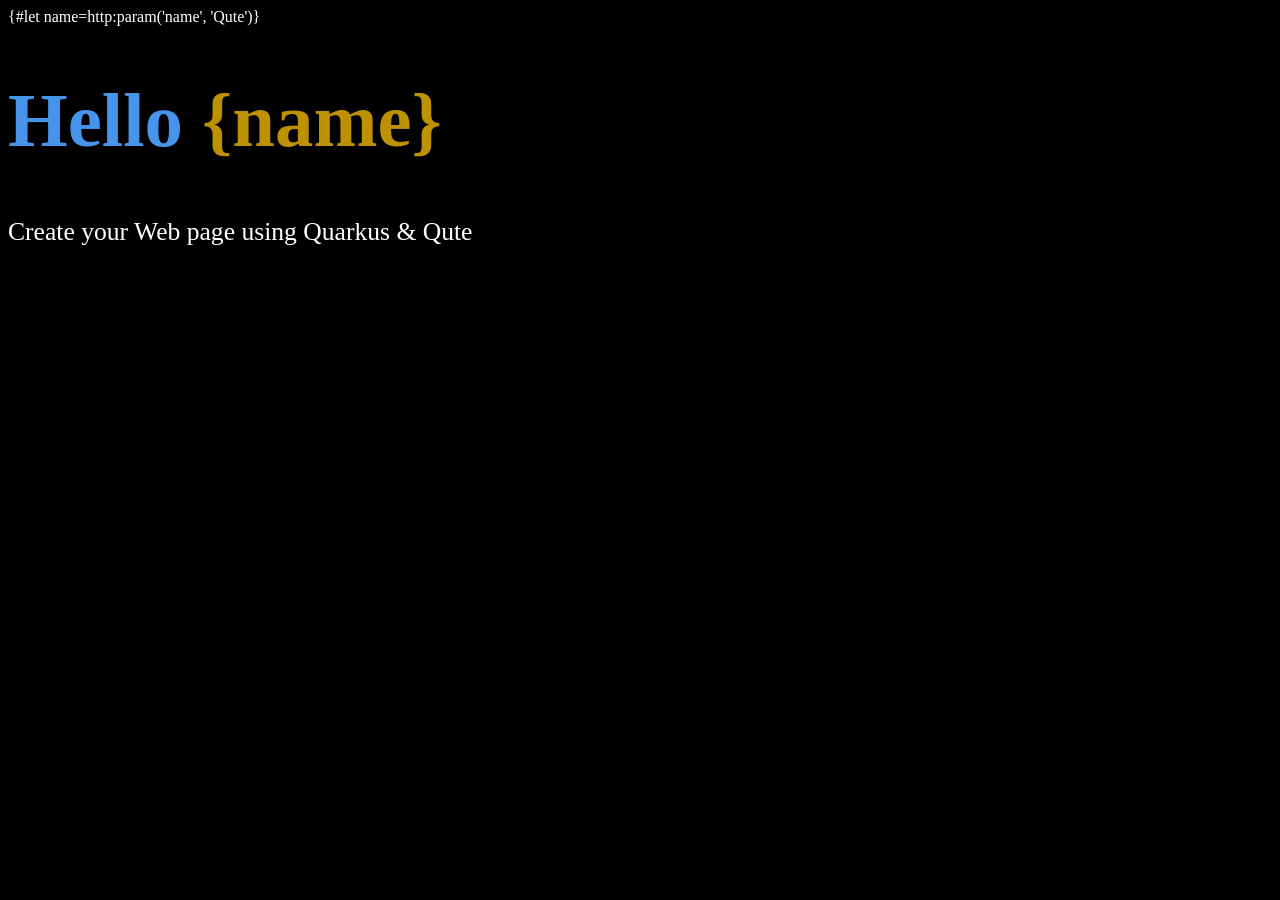
<file: src/main/resources/templates/pub/some-page.html>
{#let name=http:param('name', 'Qute')}
<!DOCTYPE html>
<html>
<head>
    <meta charset="UTF-8">
    <title>Hello {name}</title>
    <style>
        body {
            background-color: #000;
            color: #fff;
        }
        h1 {
            color: #4695EB;
            font-size: 6vw;
        }

        h1 b {
            color: #be9100;
        }

        p {
            font-size: 2vw;
        }
    </style>
</head>
<body>
<h1>Hello <b>{name}</b></h1>

<p>Create your Web page using Quarkus & Qute</p>
</body>
</html>
</file>
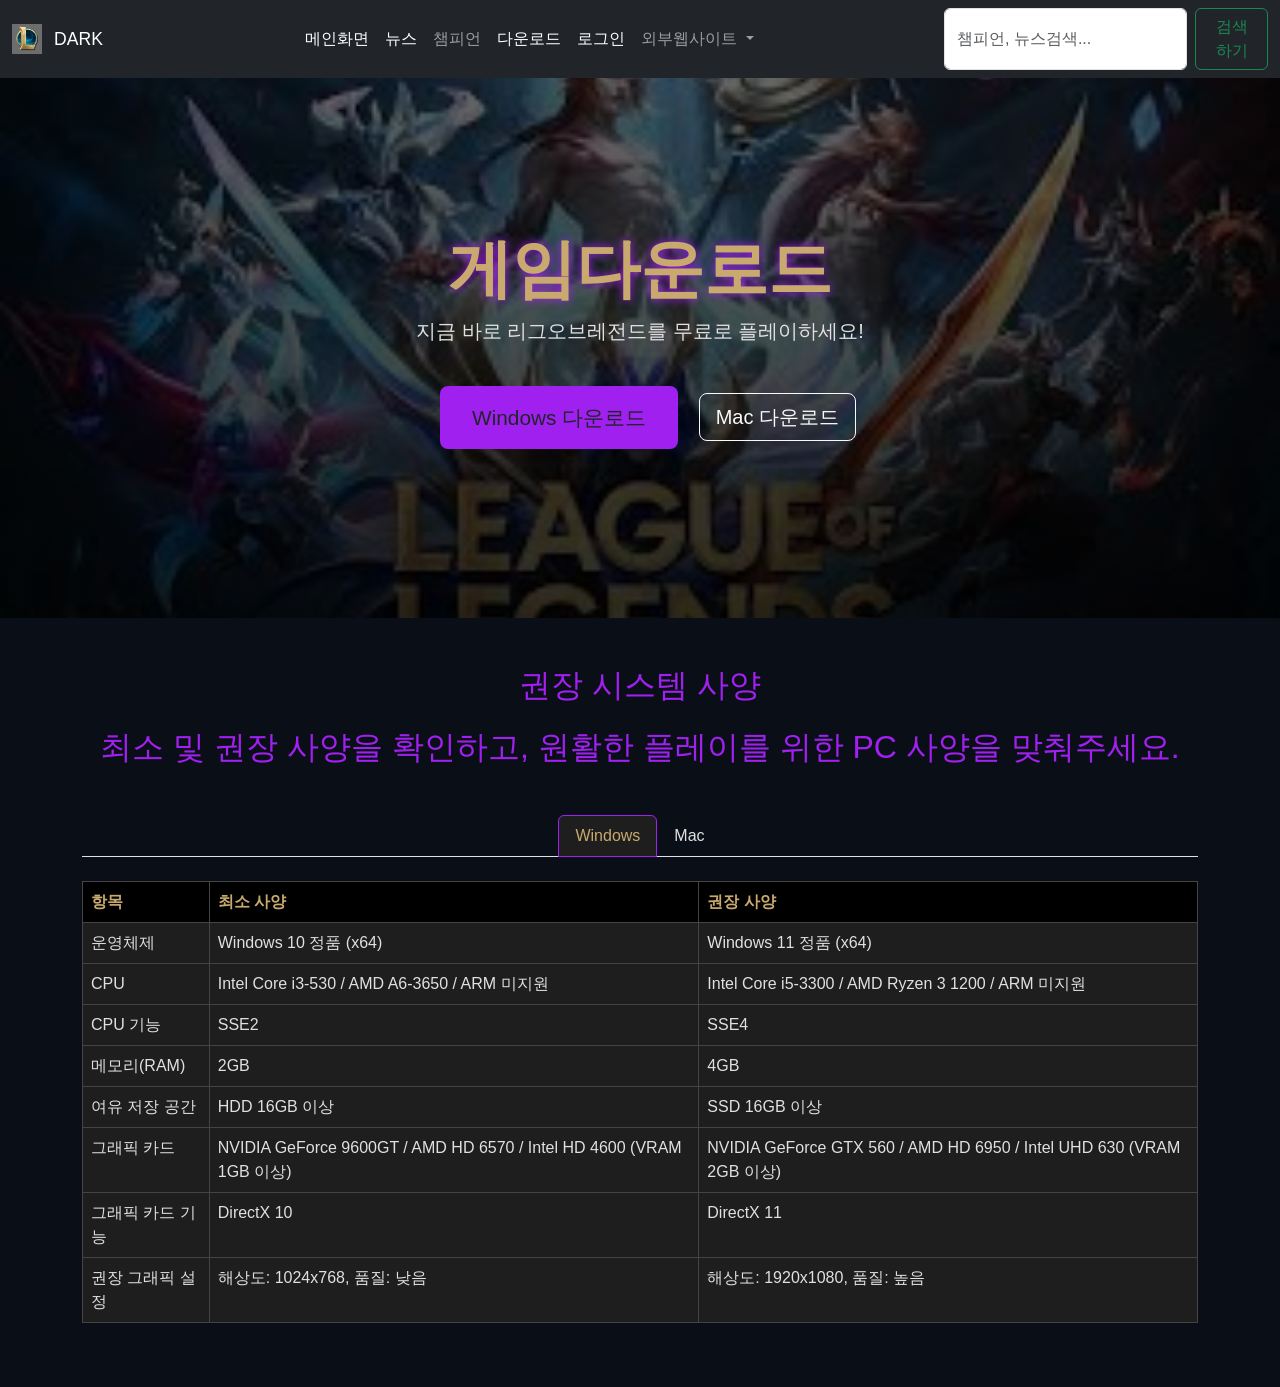
<file: src/main/resources/META-INF/resources/main_page_sub/download.html>
<!DOCTYPE html>
<html lang="ko">
<head>
    <meta charset="UTF-8">
    <meta name="viewport" content="width=device-width, initial-scale=1.0">
    <title>League of Legends - 메인 페이지</title>
    <!-- Bootstrap 5 CDN -->
    <link href="https://cdn.jsdelivr.net/npm/bootstrap@5.3.0/dist/css/bootstrap.min.css" rel="stylesheet">
    <script src="https://cdn.jsdelivr.net/npm/bootstrap@5.3.0/dist/js/bootstrap.bundle.min.js"></script>
    <!-- 커스텀 스타일 (LOL 테마 + 챔피언 호버 효과) -->
    <link rel="stylesheet" href="../css/download.css">
</head>
<body>

    <!-- 헤더 (Navbar)
    <nav class="navbar navbar-expand-lg navbar-dark">
        <div class="container-fluid">
            <a class="navbar-brand" href="http://localhost:8080/index.html">League of Legends</a>
            <button class="navbar-toggler" type="button" data-bs-toggle="collapse" data-bs-target="#navbarNav" aria-controls="navbarNav" aria-expanded="false" aria-label="Toggle navigation">
                <span class="navbar-toggler-icon"></span>
            </button>
            <div class="collapse navbar-collapse" id="navbarNav">
                <ul class="navbar-nav ms-auto">
                    <li class="nav-item"><a class="nav-link" href="#">뉴스</a></li>
                    <li class="nav-item"><a class="nav-link" href="#">챔피언</a></li>
                    <li class="nav-item"><a class="nav-link" href="#">다운로드</a></li>
                    <li class="nav-item"><a class="nav-link" href="#">로그인</a></li>
                    <li class="nav-item"><a class="nav-link" href="https://lol.ps/" target="_blank">외부웹사이트</a></li>
                </ul>
            </div>
        </div>
    </nav> -->

    <!-- <nav class="navbar navbar-expand-lg" data-bs-theme="dark">
        <div class="container-fluid">
        <a class="navbar-brand" href="#">Navbar</a>
        <button class="navbar-toggler" type="button" data-bs-toggle="collapse" data-bs-target="#navbarSupportedContent" aria-controls="navbarSupportedContent" aria-expanded="false" aria-label="Toggle navigation">
            <span class="navbar-toggler-icon"></span>
        </button>
        <div class="collapse navbar-collapse" id="navbarSupportedContent">
            <ul class="navbar-nav me-auto mb-2 mb-lg-0">
            <li class="nav-item">
                <a class="nav-link active" aria-current="page" href="#">뉴스</a>
            </li>
            <li class="nav-item">
                <a class="nav-link" href="#">챔피언</a>
            </li>
            <li class="nav-item">
                <a class="nav-link active" aria-current="page" href="main_page_sub/download.html">다운로드</a>
            </li>
            <li class="nav-item">
                <a class="nav-link active" aria-current="page" href="#">로그인</a>
            </li>
            <li class="nav-item dropdown">
                <a class="nav-link dropdown-toggle" href="#" role="button" data-bs-toggle="dropdown" aria-expanded="false">
                외부웹사이트
                </a>
                <ul class="dropdown-menu">
                <li><a class="dropdown-item" href="https://lol.ps/" target="_blank">롤전적</a></li>
                <li><a class="dropdown-item" href="#">불법사이트</a></li>
                <li><hr class="dropdown-divider"></li>
                <li><a class="dropdown-item" href="#">외부웹</a></li>
                </ul>
            </li>
            <li class="nav-item">
                <a class="nav-link disabled" aria-disabled="true">Disabled</a>
            </li>
            </ul>
            <form class="d-flex" role="search">
            <input class="form-control me-2" type="search" placeholder="Search" aria-label="Search" />
            <button class="btn btn-outline-success" type="submit">Search</button>
            </form>
        </div>
        </div>
    </nav> -->

    <nav class="navbar navbar-expand-lg navbar-dark bg-dark">
        <div class="container-fluid">
            <!-- <a class="navbar-brand" href="#"> -->
            <img src="../image/Logo.jpeg" alt="LOL Logo" width="30" height="30">
            <button class="btn border-0" id="themeToggleBtn">DARK</button>
            <button class="navbar-toggler" type="button" data-bs-toggle="collapse" data-bs-target="#navbarSupportedContent" aria-controls="navbarSupportedContent" aria-expanded="false" aria-label="Toggle navigation">
                        <span class="navbar-toggler-icon"></span>
                    </button>
        
            <div class="collapse navbar-collapse" id="navbarSupportedContent">
                <ul class="navbar-nav mx-auto mb-2 mb-lg-0">
                    <li class="nav-item">
                        <a class="nav-link active" aria-current="page" href="http://localhost:8080/index.html">메인화면</a>
                    </li>
                    <li class="nav-item">
                        <a class="nav-link active" aria-current="page" href="#">뉴스</a>
                    </li>
                    <li class="nav-item">
                        <a class="nav-link" href="#">챔피언</a>
                    </li>
                    <li class="nav-item">
                        <a class="nav-link active" aria-current="page" href="main_page_sub/download.html">다운로드</a>
                    </li>
                    <li class="nav-item">
                        <a class="nav-link active" aria-current="page" href="#">로그인</a>
                    </li>
                    <li class="nav-item dropdown">
                        <a class="nav-link dropdown-toggle" href="#" role="button" data-bs-toggle="dropdown" aria-expanded="false">
                        외부웹사이트
                        </a>
                        <ul class="dropdown-menu">
                        <li><a class="dropdown-item" href="https://lol.ps/" target="_blank">롤전적</a></li>
                        <li><a class="dropdown-item" href="#">불법사이트</a></li>
                        <li><hr class="dropdown-divider"></li>
                        <li><a class="dropdown-item" href="#">외부웹</a></li>
                        </ul>
                    </li>
                </ul>
                <form class="d-flex" id="searchForm">
                    <input class="form-control me-2" type="search" placeholder="챔피언, 뉴스검색..."aria-label="Search" id="searchInput">
                    <button class="btn btn-outline-success" type="submit">검색하기</button>
                </form>
            </div>
        </div>
    </nav>

    <!--히어로배너(공식페이지스타일) -->
    <section class="hero">
        <div class="container">
            <h1>게임다운로드</h1>
            <p class="lead mb-4">지금 바로 리그오브레전드를 무료로 플레이하세요!</p>
            <a href="../pds/lll.exe" class="btn btn-download btn-lg" target="_blank">Windows 다운로드</a>
            <a href="#" class="btn btn-outline-light btn-lg" target="_blank">Mac 다운로드</a>
        </div>
    </section>

    <!-- 시스템 사양 섹션 -->
    <section class="container my-5">
        <h2 class="text-center mb-4 accent-purple">권장 시스템 사양</h2>
        <h2 class="text-center mb-5 accent-purple">최소 및 권장 사양을 확인하고, 원활한 플레이를 위한 PC 사양을 맞춰주세요.</h2>

        <!-- 탭: Windows / Mac (첨부 이미지처럼) -->
        <ul class="nav nav-tabs justify-content-center mb-4" id="osTabs" role="tablist">
            <li class="nav-item" role="presentation">
                <button class="nav-link active" id="windows-tab" data-bs-toggle="tab" data-bs-target="#windows" type="button" role="tab">Windows</button>
            </li>
            <li class="nav-item" role="presentation">
                <button class="nav-link" id="mac-tab" data-bs-toggle="tab" data-bs-target="#mac" type="button" role="tab">Mac</button>
            </li>
        </ul>

        <div class="tab-content">
            <!-- Windows 탭 -->
            <div class="tab-pane fade show active" id="windows" role="tabpanel">
                <div class="table-responsive">
                    <table class="table table-bordered table-hover">
                        <thead>
                            <tr>
                                <th>항목</th>
                                <th>최소 사양</th>
                                <th>권장 사양</th>
                            </tr>
                        </thead>
                        <tbody>
                            <tr><td>운영체제</td><td>Windows 10 정품 (x64)</td><td>Windows 11 정품 (x64)</td></tr>
                            <tr><td>CPU</td><td>Intel Core i3-530 / AMD A6-3650 / ARM 미지원</td><td>Intel Core i5-3300 / AMD Ryzen 3 1200 / ARM 미지원</td></tr>
                            <tr><td>CPU 기능</td><td>SSE2</td><td>SSE4</td></tr>
                            <tr><td>메모리(RAM)</td><td>2GB</td><td>4GB</td></tr>
                            <tr><td>여유 저장 공간</td><td>HDD 16GB 이상</td><td>SSD 16GB 이상</td></tr>
                            <tr><td>그래픽 카드</td><td>NVIDIA GeForce 9600GT / AMD HD 6570 / Intel HD 4600 (VRAM 1GB 이상)</td><td>NVIDIA GeForce GTX 560 / AMD HD 6950 / Intel UHD 630 (VRAM 2GB 이상)</td></tr>
                            <tr><td>그래픽 카드 기능</td><td>DirectX 10</td><td>DirectX 11</td></tr>
                            <tr><td>권장 그래픽 설정</td><td>해상도: 1024x768, 품질: 낮음</td><td>해상도: 1920x1080, 품질: 높음</td></tr>
                        </tbody>
                    </table>
                </div>
            </div>

            <!-- Mac 탭 (실제 사양 기반, 간단히 예시) -->
            <div class="tab-pane fade" id="mac" role="tabpanel">
                <div class="table-responsive">
                    <table class="table table-bordered table-hover">
                        <thead>
                            <tr>
                                <th>항목</th>
                                <th>최소 사양</th>
                                <th>권장 사양</th>
                            </tr>
                        </thead>
                        <tbody>
                            <tr><td>운영체제</td><td>macOS 10.15 이상</td><td>macOS 13 Ventura 이상</td></tr>
                            <tr><td>CPU</td><td>Intel Core i5 또는 Apple M1</td><td>Apple M2 이상</td></tr>
                            <tr><td>메모리(RAM)</td><td>4GB</td><td>8GB 이상</td></tr>
                            <tr><td>여유 저장 공간</td><td>SSD 16GB 이상</td><td>SSD 30GB 이상</td></tr>
                            <tr><td>그래픽</td><td>Metal 지원 GPU</td><td>Metal 2 지원 GPU</td></tr>
                        </tbody>
                    </table>
                </div>
            </div>
        </div>
    </section>
</body>
<script src="../js/toggle.js"></script>
</html>
</file>
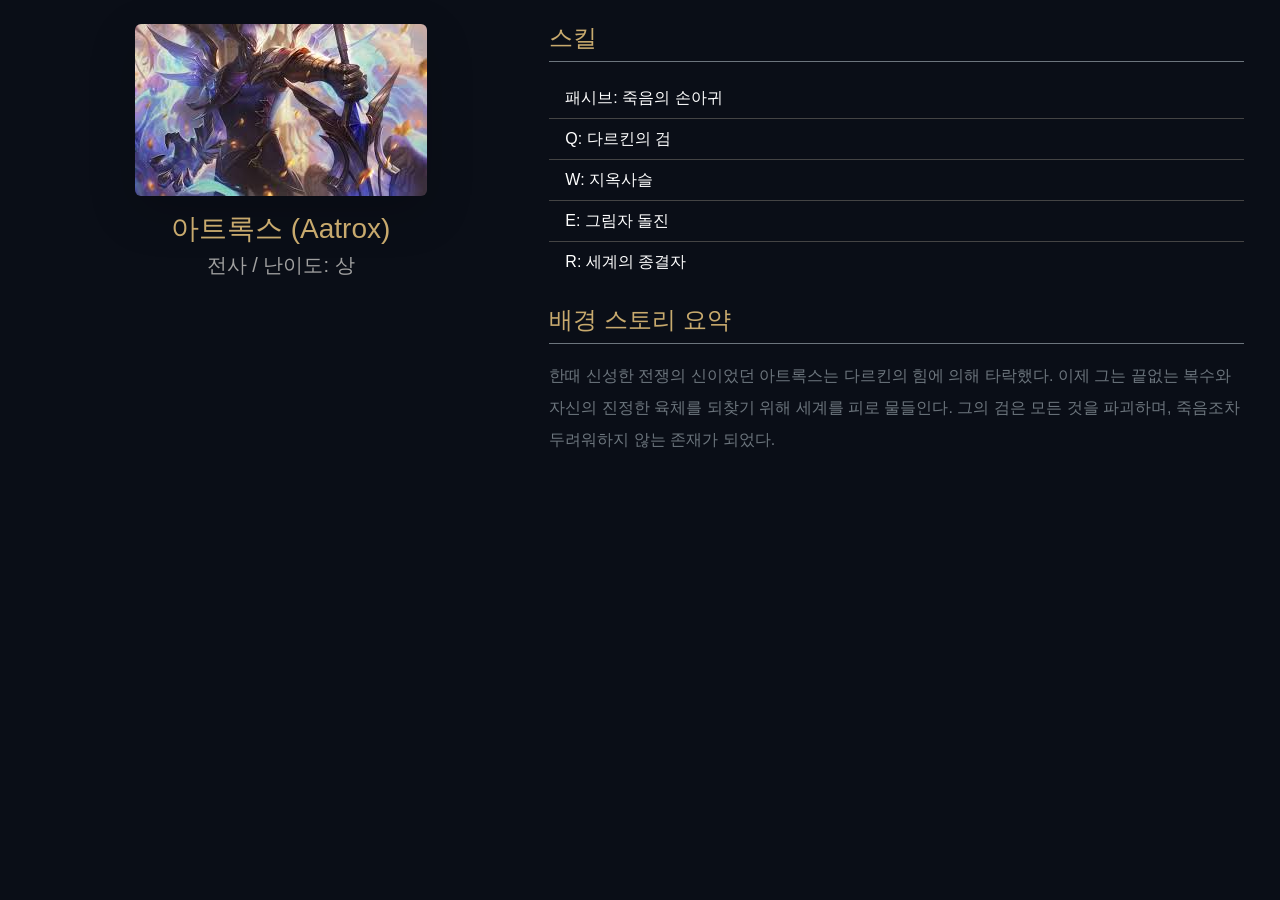
<file: src/main/resources/META-INF/resources/modals/Aatrox.html>
<!DOCTYPE html>
<html lang="ko">
<head>
  <meta charset="UTF-8">
  <meta name="viewport" content="width=device-width, initial-scale=1.0">
  <title>아트록스 상세</title>
  
  <!-- Bootstrap 5 CSS (index.html과 동일하게 연동) -->
  <link href="https://cdn.jsdelivr.net/npm/bootstrap@5.3.3/dist/css/bootstrap.min.css" rel="stylesheet" integrity="sha384-QWTKZyjpPEjISv5WaRU9OFeRpok6YctnYmDr5pNlyT2bRjXh0JMhjY6hW+ALEwIH" crossorigin="anonymous">
  
  <!-- LOL 스타일 맞추기 위한 간단 커스텀 (필요 시 resources/css/custom.css로 이동) -->
  <style>
    body {
      background-color: #0a0e17;
      color: white;
      padding: 1.5rem;
      font-family: 'Segoe UI', sans-serif;
    }
    h3, h4 {
      color: #c8aa6e; /* LOL 골드 톤 */
    }
    .text-muted {
      color: #a0a0a0 !important;
    }
    .list-group-item {
      background: transparent;
      border-color: #444;
      color: white;
    }
  </style>
</head>
<body>

  <div class="container-fluid">
    <div class="row g-4">
      
      <!-- 왼쪽: 이미지 + 기본 정보 -->
      <div class="col-lg-5 text-center">
        <img src="../image/A1.jpeg" class="img-fluid rounded shadow-lg" alt="아트록스" style="max-height: 480px; object-fit: contain;">
        <div class="mt-3">
          <h3 class="mb-1">아트록스 (Aatrox)</h3>
          <p class="text-muted fs-5">전사 / 난이도: 상</p>
        </div>
      </div>
      
      <!-- 오른쪽: 스킬 + 스토리 -->
      <div class="col-lg-7">
        <h4 class="border-bottom border-secondary pb-2 mb-3">스킬</h4>
        <ul class="list-group list-group-flush mb-4">
          <li class="list-group-item">패시브: 죽음의 손아귀</li>
          <li class="list-group-item">Q: 다르킨의 검</li>
          <li class="list-group-item">W: 지옥사슬</li>
          <li class="list-group-item">E: 그림자 돌진</li>
          <li class="list-group-item">R: 세계의 종결자</li>
        </ul>

        <h4 class="border-bottom border-secondary pb-2 mb-3">배경 스토리 요약</h4>
        <p class="text-secondary lh-lg">
          한때 신성한 전쟁의 신이었던 아트록스는 다르킨의 힘에 의해 타락했다. 
          이제 그는 끝없는 복수와 자신의 진정한 육체를 되찾기 위해 세계를 피로 물들인다. 
          그의 검은 모든 것을 파괴하며, 죽음조차 두려워하지 않는 존재가 되었다.
        </p>
      </div>
      
    </div>
  </div>

</body>
</html>
</file>
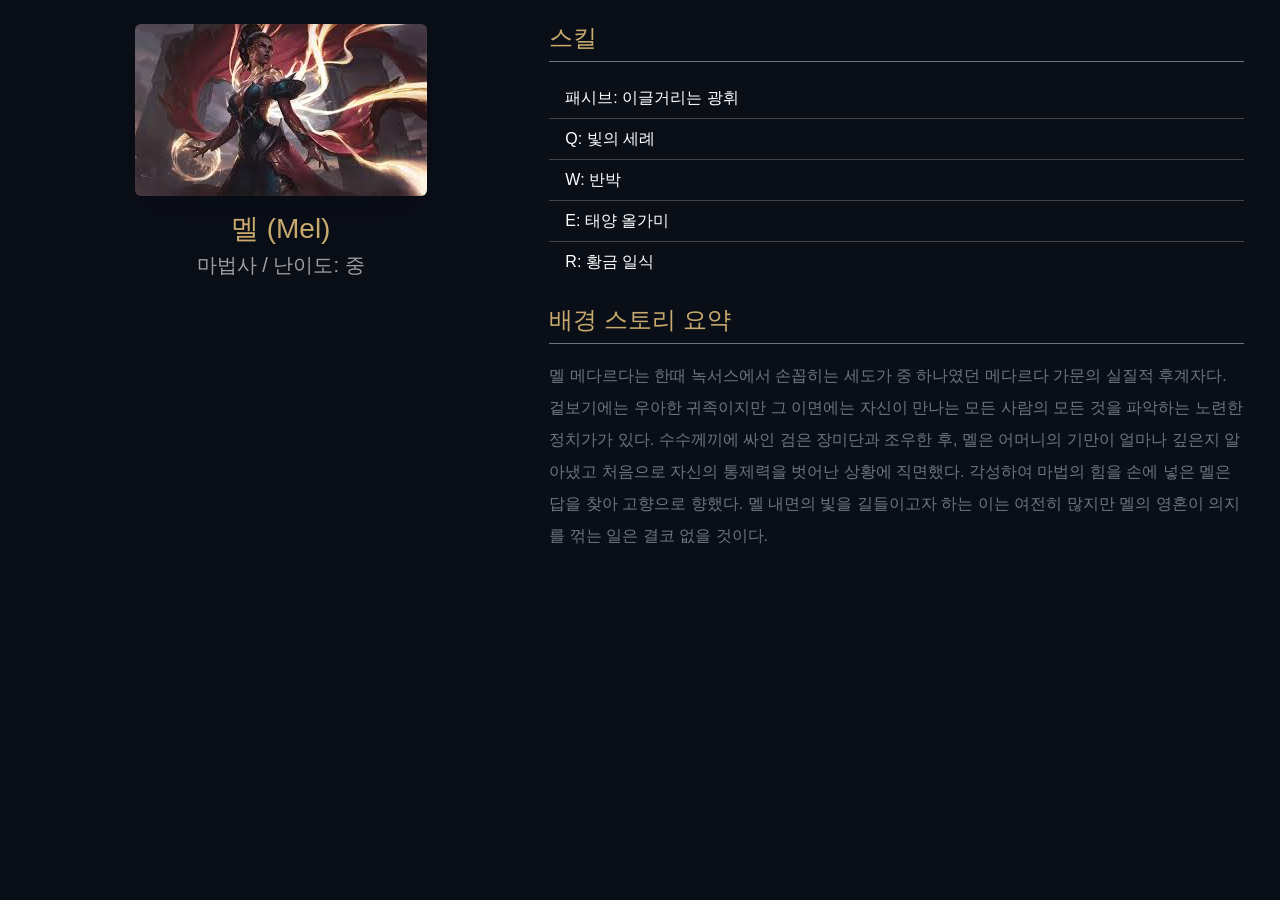
<file: src/main/resources/META-INF/resources/modals/Mel.html>
<!DOCTYPE html>
<html lang="ko">
<head>
  <meta charset="UTF-8">
  <meta name="viewport" content="width=device-width, initial-scale=1.0">
  <title>멜 상세</title>
  
  <!-- Bootstrap 5 CSS (index.html과 동일하게 연동) -->
  <link href="https://cdn.jsdelivr.net/npm/bootstrap@5.3.3/dist/css/bootstrap.min.css" rel="stylesheet" integrity="sha384-QWTKZyjpPEjISv5WaRU9OFeRpok6YctnYmDr5pNlyT2bRjXh0JMhjY6hW+ALEwIH" crossorigin="anonymous">
  
  <!-- LOL 스타일 맞추기 위한 간단 커스텀 (필요 시 resources/css/custom.css로 이동) -->
  <style>
    body {
      background-color: #0a0e17;
      color: white;
      padding: 1.5rem;
      font-family: 'Segoe UI', sans-serif;
    }
    h3, h4 {
      color: #c8aa6e; /* LOL 골드 톤 */
    }
    .text-muted {
      color: #a0a0a0 !important;
    }
    .list-group-item {
      background: transparent;
      border-color: #444;
      color: white;
    }
  </style>
</head>
<body>

  <div class="container-fluid">
    <div class="row g-4">
      
      <!-- 왼쪽: 이미지 + 기본 정보 -->
      <div class="col-lg-5 text-center">
        <img src="../image/A2.jpeg" class="img-fluid rounded shadow-lg" alt="멜" style="max-height: 480px; object-fit: contain;">
        <div class="mt-3">
          <h3 class="mb-1">멜 (Mel)</h3>
          <p class="text-muted fs-5">마법사 / 난이도: 중</p>
        </div>
      </div>
      
      <!-- 오른쪽: 스킬 + 스토리 -->
      <div class="col-lg-7">
        <h4 class="border-bottom border-secondary pb-2 mb-3">스킬</h4>
        <ul class="list-group list-group-flush mb-4">
          <li class="list-group-item">패시브: 이글거리는 광휘</li>
          <li class="list-group-item">Q: 빛의 세례</li>
          <li class="list-group-item">W: 반박</li>
          <li class="list-group-item">E: 태양 올가미</li>
          <li class="list-group-item">R: 황금 일식</li>
        </ul>

        <h4 class="border-bottom border-secondary pb-2 mb-3">배경 스토리 요약</h4>
        <p class="text-secondary lh-lg">
          멜 메다르다는 한때 녹서스에서 손꼽히는 세도가 중 하나였던 메다르다 가문의 실질적 후계자다.
          겉보기에는 우아한 귀족이지만 그 이면에는 자신이 만나는 모든 사람의 모든 것을 파악하는 노련한 정치가가 있다. 
          수수께끼에 싸인 검은 장미단과 조우한 후, 멜은 어머니의 기만이 얼마나 깊은지 알아냈고 처음으로 자신의 통제력을 벗어난 상황에 직면했다. 
          각성하여 마법의 힘을 손에 넣은 멜은 답을 찾아 고향으로 향했다. 
          멜 내면의 빛을 길들이고자 하는 이는 여전히 많지만 멜의 영혼이 의지를 꺾는 일은 결코 없을 것이다.
        </p>
      </div>
      
    </div>
  </div>

</body>
</html>
</file>
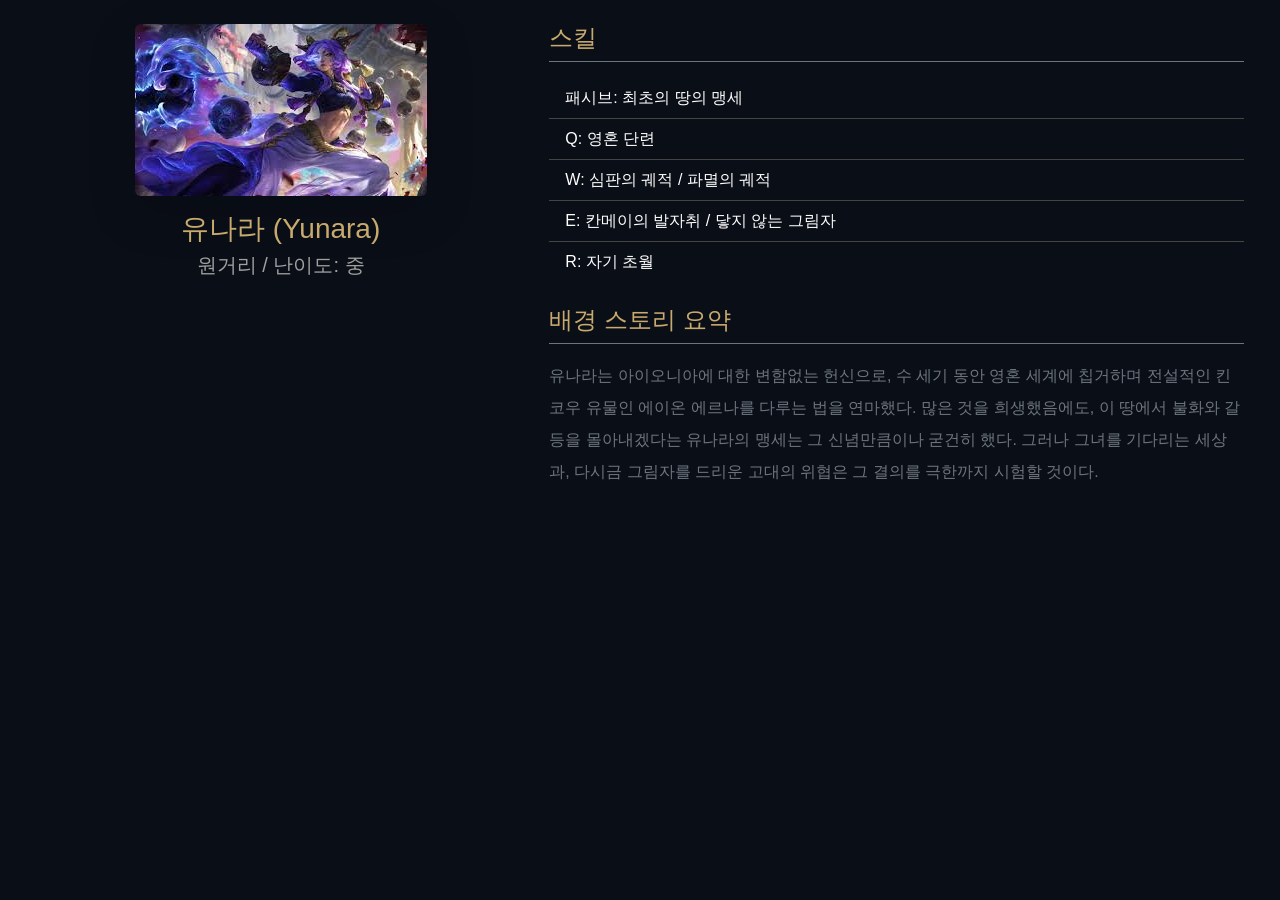
<file: src/main/resources/META-INF/resources/modals/Yunara.html>
<!DOCTYPE html>
<html lang="ko">
<head>
  <meta charset="UTF-8">
  <meta name="viewport" content="width=device-width, initial-scale=1.0">
  <title>유나라 상세</title>
  
  <!-- Bootstrap 5 CSS (index.html과 동일하게 연동) -->
  <link href="https://cdn.jsdelivr.net/npm/bootstrap@5.3.3/dist/css/bootstrap.min.css" rel="stylesheet" integrity="sha384-QWTKZyjpPEjISv5WaRU9OFeRpok6YctnYmDr5pNlyT2bRjXh0JMhjY6hW+ALEwIH" crossorigin="anonymous">
  
  <!-- LOL 스타일 맞추기 위한 간단 커스텀 (필요 시 resources/css/custom.css로 이동) -->
  <style>
    body {
      background-color: #0a0e17;
      color: white;
      padding: 1.5rem;
      font-family: 'Segoe UI', sans-serif;
    }
    h3, h4 {
      color: #c8aa6e; /* LOL 골드 톤 */
    }
    .text-muted {
      color: #a0a0a0 !important;
    }
    .list-group-item {
      background: transparent;
      border-color: #444;
      color: white;
    }
  </style>
</head>
<body>

  <div class="container-fluid">
    <div class="row g-4">
      
      <!-- 왼쪽: 이미지 + 기본 정보 -->
      <div class="col-lg-5 text-center">
        <img src="../image/A3.jpeg" class="img-fluid rounded shadow-lg" alt="유나라" style="max-height: 480px; object-fit: contain;">
        <div class="mt-3">
          <h3 class="mb-1">유나라 (Yunara)</h3>
          <p class="text-muted fs-5">원거리 / 난이도: 중</p>
        </div>
      </div>
      
      <!-- 오른쪽: 스킬 + 스토리 -->
      <div class="col-lg-7">
        <h4 class="border-bottom border-secondary pb-2 mb-3">스킬</h4>
        <ul class="list-group list-group-flush mb-4">
          <li class="list-group-item">패시브: 최초의 땅의 맹세</li>
          <li class="list-group-item">Q: 영혼 단련</li>
          <li class="list-group-item">W: 심판의 궤적 / 파멸의 궤적</li>
          <li class="list-group-item">E: 칸메이의 발자취 / 닿지 않는 그림자</li>
          <li class="list-group-item">R: 자기 초월</li>
        </ul>

        <h4 class="border-bottom border-secondary pb-2 mb-3">배경 스토리 요약</h4>
        <p class="text-secondary lh-lg">
          유나라는 아이오니아에 대한 변함없는 헌신으로, 수 세기 동안 영혼 세계에 칩거하며 전설적인 킨코우 유물인 에이온 에르나를 다루는 법을 연마했다. 
          많은 것을 희생했음에도, 이 땅에서 불화와 갈등을 몰아내겠다는 유나라의 맹세는 그 신념만큼이나 굳건히 했다. 
          그러나 그녀를 기다리는 세상과, 다시금 그림자를 드리운 고대의 위협은 그 결의를 극한까지 시험할 것이다.

        </p>
      </div>
      
    </div>
  </div>

</body>
</html>
</file>
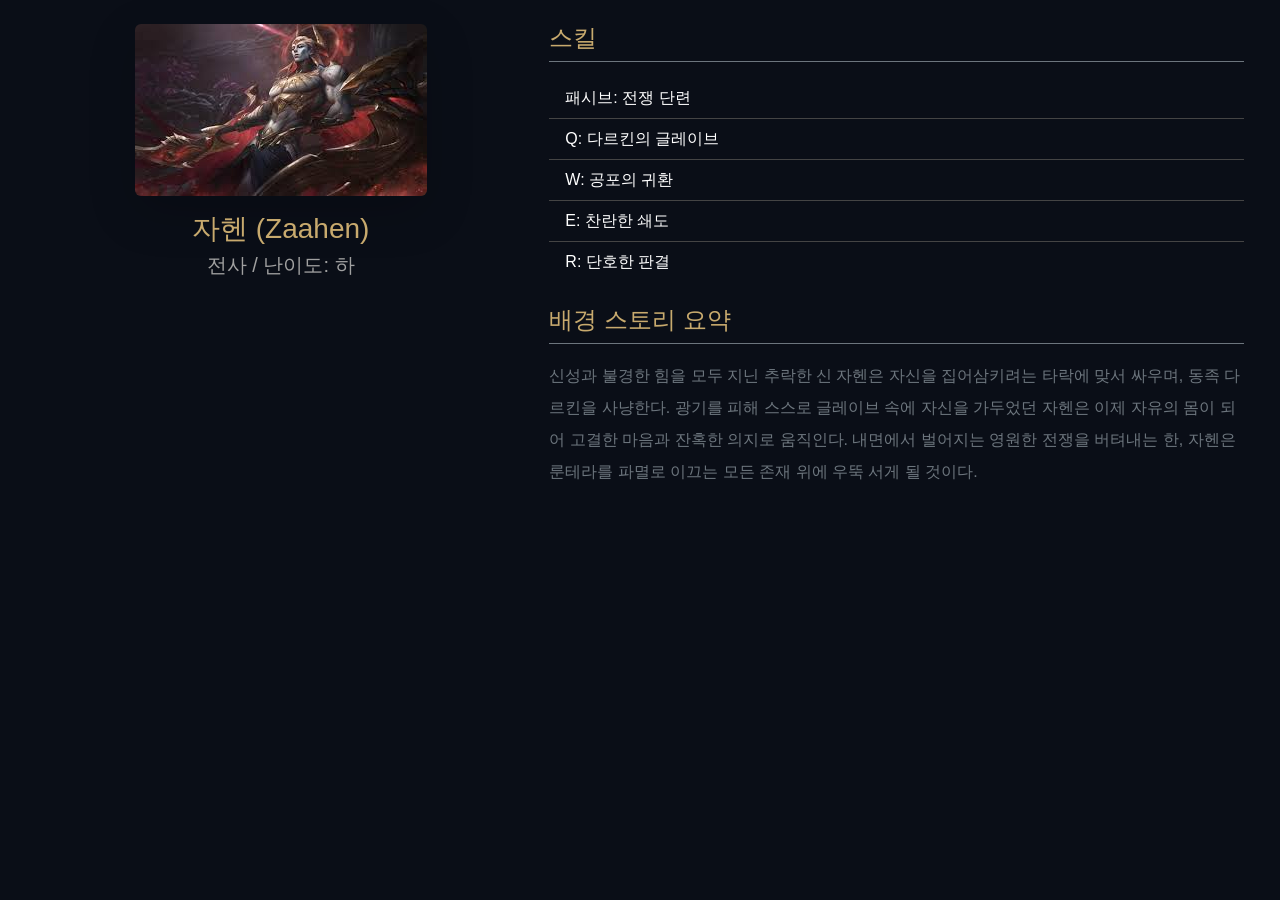
<file: src/main/resources/META-INF/resources/modals/Zaahen.html>
<!DOCTYPE html>
<html lang="ko">
<head>
  <meta charset="UTF-8">
  <meta name="viewport" content="width=device-width, initial-scale=1.0">
  <title>자헨 상세</title>
  
  <!-- Bootstrap 5 CSS (index.html과 동일하게 연동) -->
  <link href="https://cdn.jsdelivr.net/npm/bootstrap@5.3.3/dist/css/bootstrap.min.css" rel="stylesheet" integrity="sha384-QWTKZyjpPEjISv5WaRU9OFeRpok6YctnYmDr5pNlyT2bRjXh0JMhjY6hW+ALEwIH" crossorigin="anonymous">
  
  <!-- LOL 스타일 맞추기 위한 간단 커스텀 (필요 시 resources/css/custom.css로 이동) -->
  <style>
    body {
      background-color: #0a0e17;
      color: white;
      padding: 1.5rem;
      font-family: 'Segoe UI', sans-serif;
    }
    h3, h4 {
      color: #c8aa6e; /* LOL 골드 톤 */
    }
    .text-muted {
      color: #a0a0a0 !important;
    }
    .list-group-item {
      background: transparent;
      border-color: #444;
      color: white;
    }
  </style>
</head>
<body>

  <div class="container-fluid">
    <div class="row g-4">
      
      <!-- 왼쪽: 이미지 + 기본 정보 -->
      <div class="col-lg-5 text-center">
        <img src="../image/A4.jpeg" class="img-fluid rounded shadow-lg" alt="자헨" style="max-height: 480px; object-fit: contain;">
        <div class="mt-3">
          <h3 class="mb-1">자헨 (Zaahen)</h3>
          <p class="text-muted fs-5">전사 / 난이도: 하</p>
        </div>
      </div>
      
      <!-- 오른쪽: 스킬 + 스토리 -->
      <div class="col-lg-7">
        <h4 class="border-bottom border-secondary pb-2 mb-3">스킬</h4>
        <ul class="list-group list-group-flush mb-4">
          <li class="list-group-item">패시브: 전쟁 단련</li>
          <li class="list-group-item">Q: 다르킨의 글레이브</li>
          <li class="list-group-item">W: 공포의 귀환</li>
          <li class="list-group-item">E: 찬란한 쇄도</li>
          <li class="list-group-item">R: 단호한 판결</li>
        </ul>

        <h4 class="border-bottom border-secondary pb-2 mb-3">배경 스토리 요약</h4>
        <p class="text-secondary lh-lg">
          신성과 불경한 힘을 모두 지닌 추락한 신 자헨은 자신을 집어삼키려는 타락에 맞서 싸우며, 동족 다르킨을 사냥한다. 
          광기를 피해 스스로 글레이브 속에 자신을 가두었던 자헨은 이제 자유의 몸이 되어 고결한 마음과 잔혹한 의지로 움직인다. 
          내면에서 벌어지는 영원한 전쟁을 버텨내는 한, 자헨은 룬테라를 파멸로 이끄는 모든 존재 위에 우뚝 서게 될 것이다.
        </p>
      </div>
      
    </div>
  </div>

</body>
</html>
</file>
<file: src/main/resources/META-INF/resources/css/download.css>
body { 
    background-color: #0a0e17; 
    color: #e0e0e0; 
    font-family: 'Segoe UI', Arial, sans-serif; 
}

.hero {
    background: linear-gradient(rgba(0,0,0,0.6), rgba(0,0,0,0.8)), 
                url('../image/down.wb.jpeg') center/cover no-repeat;
    min-height: 60vh;
    display: flex;
    align-items: center;
    justify-content: center;
    text-align: center;
    padding: 2rem;
}

.hero h1 { 
    font-size: 4rem; 
    font-weight: bold; 
    color: #c8aa6e;          /* LOL 골드 톤 */
    text-shadow: 0 0 10px #a020f0;
}

.btn-download {
    background-color: #a020f0;
    border: none;
    font-size: 1.3rem;
    padding: 1rem 2rem;
    margin: 1rem;
}

.btn-download:hover { 
    background-color: #800080; 
}

.nav-tabs .nav-link { 
    color: #e0e0e0; 
}

.nav-tabs .nav-link.active { 
    background-color: #1e1e1e; 
    color: #c8aa6e; 
    border-color: #a020f0; 
}

.table { 
    --bs-table-bg: #1e1e1e; 
    --bs-table-color: #e0e0e0; 
    --bs-table-border-color: #444;
}

.table th { 
    background-color: #000; 
    color: #c8aa6e; 
}

.card { 
    background-color: #1e1e1e; 
    border: 1px solid #444; 
}

.accent-purple { 
    color: #a020f0; 
}

/* ── [추가] 테마토글버튼(폰트크기, 색상등) ──────────────── */
#themeToggleBtn { font-size: 1.1rem; color: #fff; }
body.light-mode #themeToggleBtn { color: #212529; }

/* --- 라이트 모드 스타일 추가 --- */

/* --- 히어로 섹션(사진 부분) 라이트 모드 --- */

body.light-mode .hero {
    /* 기존 어두운 그라데이션을 흰색 반투명(rgba 255, 255, 255)으로 교체 */
    background: linear-gradient(rgba(255, 255, 255, 0.4), rgba(255, 255, 255, 0.5)), 
                url('../image/down.wb.jpeg') center/cover no-repeat !important;
}

/* 1. 전체 배경과 기본 글자색 (기존 1~5번 라인 대응) */
body.light-mode {
    background-color: #ffffff !important;
    color: #222222 !important;
}

/* 2. 테이블 영역 (기존 47~51번 라인 대응) */
body.light-mode .table {
    --bs-table-bg: #f8f9fa;
    --bs-table-color: #212529;
    --bs-table-border-color: #dee2e6;
}

/* 3. 카드 영역 (기존 58~61번 라인 대응) */
body.light-mode .card {
    background-color: #ffffff;
    border: 1px solid #dddddd;
    color: #212529;
}

/* 4. 네비바 텍스트 (기존 37~39번 라인 대응) */
body.light-mode .nav-tabs .nav-link {
    color: #444444;
}
</file>
